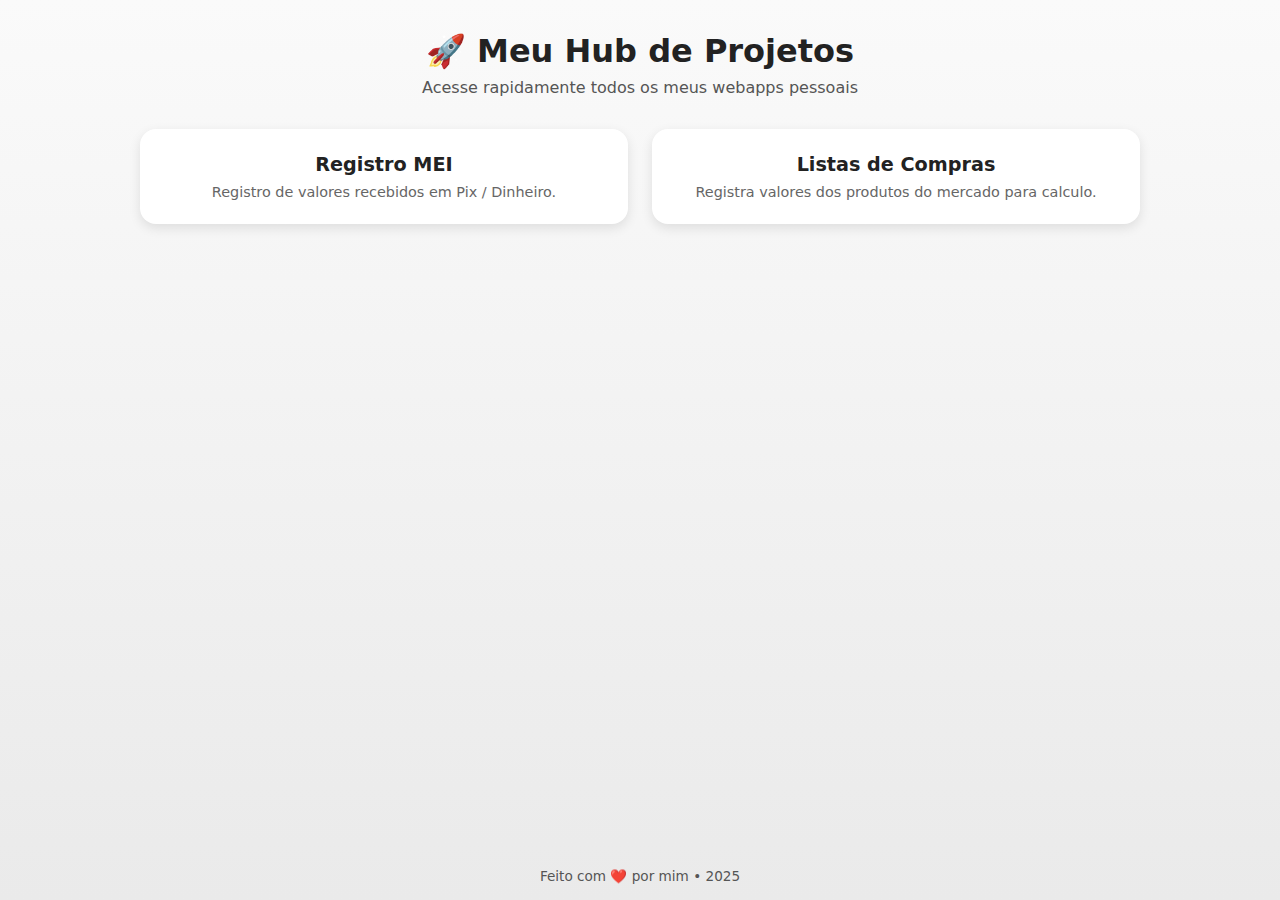
<file: index.html>
<!DOCTYPE html>
<html lang="pt-BR">
<head>
  <meta charset="UTF-8" />
  <meta name="viewport" content="width=device-width, initial-scale=1.0" />
  <title>Meu Hub de Projetos</title>
  <style>
    /* ===== RESET BÁSICO ===== */
    * {
      margin: 0;
      padding: 0;
      box-sizing: border-box;
    }

    /* ===== ESTILO GERAL ===== */
    body {
      font-family: "Inter", system-ui, sans-serif;
      background: linear-gradient(180deg, #fafafa, #eaeaea);
      color: #222;
      min-height: 100vh;
      display: flex;
      flex-direction: column;
    }

    header {
      text-align: center;
      padding: 2rem 1rem 1rem;
    }

    h1 {
      font-size: 2rem;
      margin-bottom: 0.5rem;
    }

    .subtitulo {
      color: #555;
      font-size: 1rem;
    }

    main {
      flex: 1;
      display: flex;
      justify-content: center;
      align-items: flex-start;
      padding: 1rem;
    }

    /* ===== GRID DE CARDS ===== */
    .grid {
      display: grid;
      grid-template-columns: repeat(auto-fit, minmax(230px, 1fr));
      gap: 1.5rem;
      width: 100%;
      max-width: 1000px;
    }

    /* ===== CARD ===== */
    .card {
      background: white;
      border-radius: 16px;
      padding: 1.5rem;
      text-align: center;
      text-decoration: none;
      color: inherit;
      box-shadow: 0 4px 12px rgba(0,0,0,0.1);
      transition: transform 0.2s ease, box-shadow 0.2s ease;
    }

    .card:hover {
      transform: translateY(-5px);
      box-shadow: 0 8px 18px rgba(0,0,0,0.15);
    }

    .card h2 {
      font-size: 1.2rem;
      margin-bottom: 0.5rem;
    }

    .card p {
      color: #666;
      font-size: 0.9rem;
    }

    /* ===== FOOTER ===== */
    footer {
      text-align: center;
      padding: 1rem;
      font-size: 0.85rem;
      color: #555;
    }

    /* ===== RESPONSIVIDADE ===== */
    @media (max-width: 600px) {
      header {
        padding: 1.5rem 1rem;
      }

      h1 {
        font-size: 1.6rem;
      }

      .subtitulo {
        font-size: 0.9rem;
      }

      .card {
        padding: 1.2rem;
      }

      .card h2 {
        font-size: 1.1rem;
      }
    }
  </style>
</head>
<body>
  <header>
    <h1>🚀 Meu Hub de Projetos</h1>
    <p class="subtitulo">Acesse rapidamente todos os meus webapps pessoais</p>
  </header>

  <main>
    <div class="grid">
	
      <a href="projetos/limite_mei/index.html" target="_blank" class="card">
        <h2>Registro MEI </h2>
        <p>Registro de valores recebidos em Pix / Dinheiro.</p>
      </a>
	  
	  <a href="projetos/controle_mercado/index.html" target="_blank" class="card">
        <h2>Listas de Compras </h2>
        <p>Registra valores dos produtos do mercado para calculo.</p>
      </a>
      
    </div>
  </main>

  <footer>
    <p>Feito com ❤️ por mim • 2025</p>
  </footer>
</body>
</html>
</file>
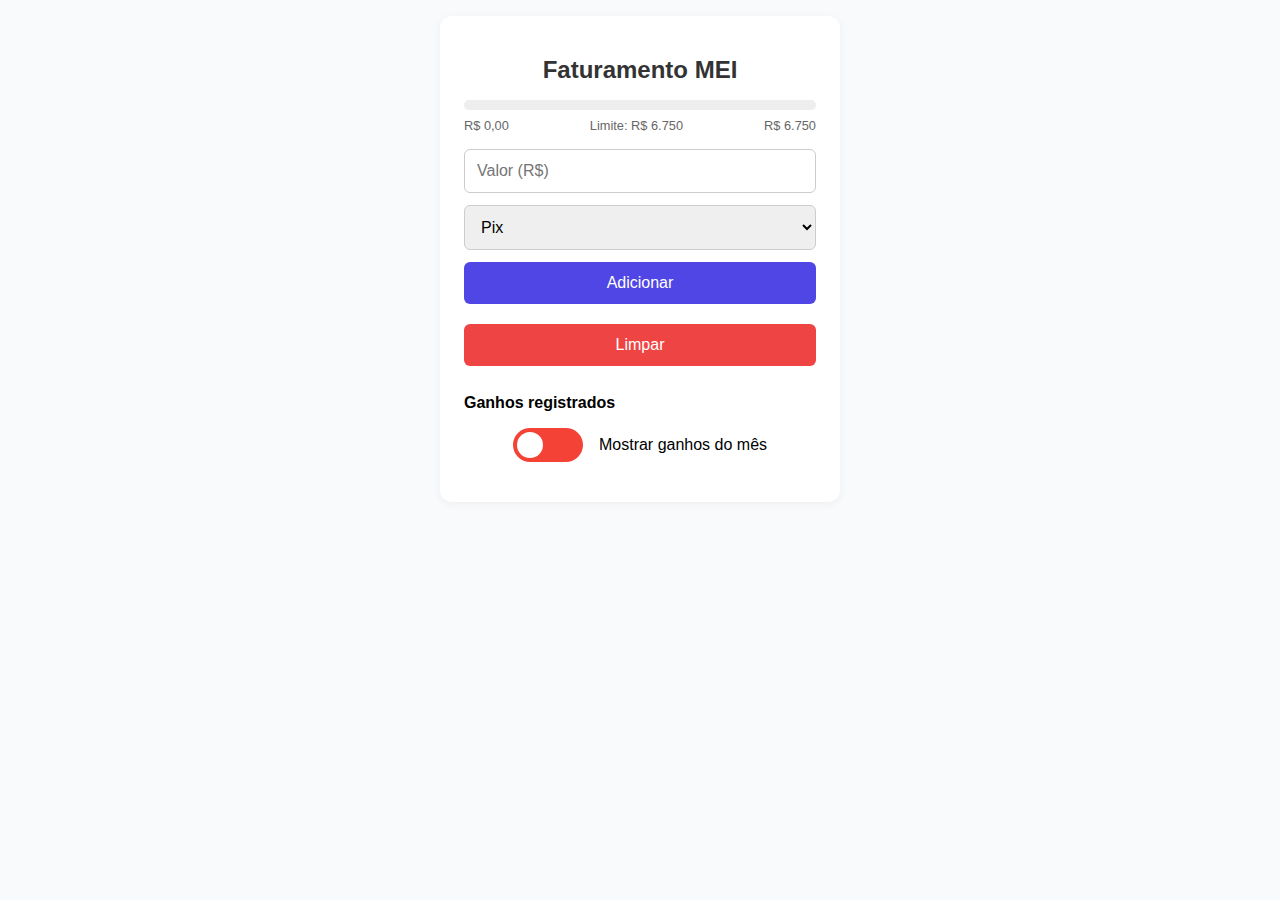
<file: projetos/limite_mei/index.html>
<!DOCTYPE html>
<html lang="pt-BR">
<head>
  <meta charset="UTF-8" />
  <link rel="manifest" href="manifest.json" />
  <meta name="theme-color" content="#4f46e5" />
  <meta name="viewport" content="width=device-width, initial-scale=1.0" />
  <title>Controle MEI</title>
  <link rel="stylesheet" href="style.css">

</head>
<body>
  <div class="container">
    <h1>Faturamento MEI</h1>

    <div class="progress-container">
      <div id="progressBar" class="progress-bar" style="width: 0%; background: green;"></div>
    </div>
    <div class="info">
      <span id="valorAtual">R$ 0,00</span>
      <span>Limite: R$ 6.750</span>
      <span id="restante">R$ 6.750</span>
    </div>

    <input type="text" id="valor" placeholder="Valor (R$)" inputmode="numeric" />
    <select id="metodo">
      <option value="pix">Pix</option>
      <option value="app">App</option>
      <option value="dinheiro">Dinheiro</option>
    </select>
    <button onclick="adicionarGanho()">Adicionar</button>
    <button id="limparDados" style="background: #ef4444;">Limpar</button>


    <h3 style="margin-top: 1rem; font-size: 1rem;">Ganhos registrados</h3>
	<div style="margin: 1rem 0; text-align: center;">
  <label>
    <div class="switch-container">
  <label class="switch">
    <input type="checkbox" id="filtroData">
    <span class="slider"></span>
  </label>
  <span id="switchLabel">Mostrar ganhos do mês</span>
</div>

  </label>
</div>

    <div id="historico"></div>
  </div>

  <script src="script.js"></script>
</body>
</html>
</file>
<file: projetos/limite_mei/style.css>
* {
  box-sizing: border-box;
}

body {
  font-family: sans-serif;
  background: #f9fafb;
  margin: 0;
  padding: 1rem;
  display: flex;
  flex-direction: column;
  align-items: center;
  min-height: 100vh;
}

.container {
  background: #fff;
  width: 100%;
  max-width: 400px;
  padding: 1.5rem;
  border-radius: 12px;
  box-shadow: 0 2px 10px rgba(0,0,0,0.05);
}

h1 {
  text-align: center;
  margin-bottom: 1rem;
  font-size: clamp(1.2rem, 4vw, 1.5rem);
  color: #333;
}

.progress-container {
  background: #eee;
  border-radius: 20px;
  height: 10px;
  margin-bottom: 0.5rem;
  overflow: hidden;
}

.progress-bar {
  height: 100%;
  transition: width 0.4s;
}

.info {
  display: flex;
  justify-content: space-between;
  font-size: 0.8rem;
  color: #666;
  margin-bottom: 1rem;
}

input, select, button {
  padding: 0.75rem;
  font-size: 1rem;
  margin-bottom: 0.75rem;
  border-radius: 6px;
}

input, select {
  width: 100%;
  border: 1px solid #ccc;
}

button {
  width: 100%;
  background: #4f46e5;
  color: white;
  border: none;
  cursor: pointer;
}

button:nth-of-type(2) {
  background: #10b981;
}

.entry {
  background: #f1f5f9;
  padding: 0.5rem;
  border-radius: 8px;
  margin-bottom: 0.4rem;
  font-size: 0.9rem;
  display: flex;
  justify-content: space-between;
  align-items: center;
  cursor: pointer;
  transition: background 0.2s;
}

.entry:hover {
  background: #e2e8f0;
}

.entry small {
  display: block;
  font-size: 0.75rem;
  color: #888;
}

#historico {
  max-height: 300px;
  overflow-y: auto;
  padding-right: 4px;
}
.switch-container {
  display: flex;
  align-items: center;
  justify-content: center;
  margin: 1rem 0;
  gap: 1rem;
  flex-wrap: wrap;
}

.switch {
  position: relative;
  display: inline-block;
  width: 70px;
  height: 34px;
}

.switch input {
  opacity: 0;
  width: 0;
  height: 0;
}

.slider {
  position: absolute;
  cursor: pointer;
  inset: 0;
  background-color: #f44336; /* Vermelho (OFF) */
  transition: 0.4s;
  border-radius: 34px;
}

.slider:before {
  position: absolute;
  content: "";
  height: 26px;
  width: 26px;
  left: 4px;
  bottom: 4px;
  background-color: white;
  transition: 0.4s;
  border-radius: 50%;
}

input:checked + .slider {
  background-color: #4CAF50; /* Verde (ON) */
}

input:checked + .slider:before {
  transform: translateX(36px);
}
button#limparDados {
  background: #ef4444;
  color: white;
  margin-top: 0.5rem;
}
</file>
